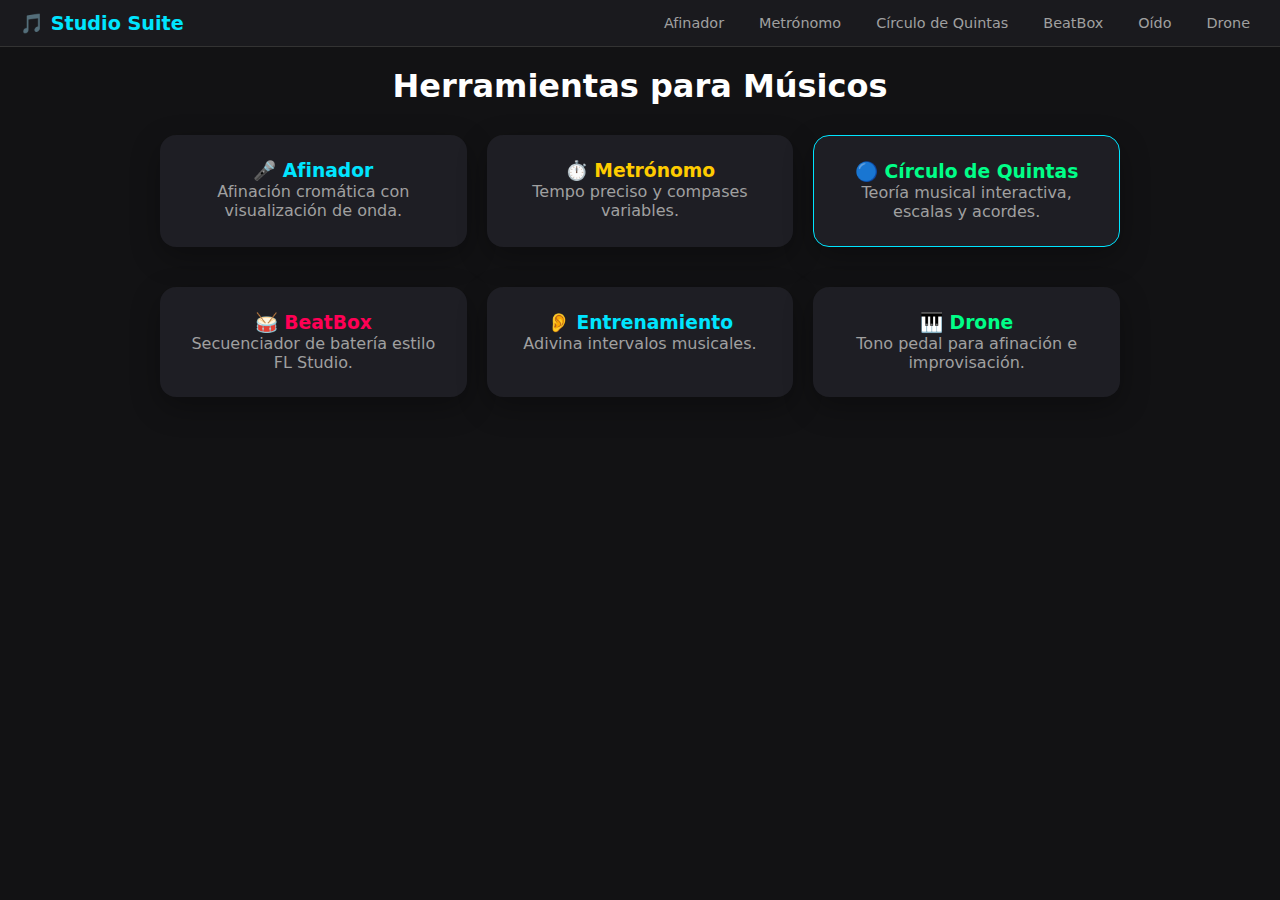
<file: index.html>
<!DOCTYPE html>
<html lang="es">
<head>
    <meta charset="UTF-8">
    <meta name="viewport" content="width=device-width, initial-scale=1.0">
    <title>Musician Studio Suite</title>
    <link rel="stylesheet" href="styles.css">
</head>
<body>

    <nav class="nav-bar">
        <a href="index.html" class="nav-logo">🎵 Studio Suite</a>
        <div class="nav-menu">
            <a href="tuner.html" class="nav-link">Afinador</a>
            <a href="metronome.html" class="nav-link">Metrónomo</a>
            <a href="circle.html" class="nav-link">Círculo de Quintas</a>
            <a href="beatbox.html" class="nav-link">BeatBox</a>
            <a href="ear.html" class="nav-link">Oído</a>
            <a href="drone.html" class="nav-link">Drone</a>
        </div>
    </nav>

    <main class="main-container">
        <h1>Herramientas para Músicos</h1>
        
        <div style="display: grid; grid-template-columns: repeat(auto-fit, minmax(250px, 1fr)); gap: 20px; width: 100%;">
            <a href="tuner.html" class="card" style="text-decoration: none; color: inherit;">
                <h3 style="color:var(--primary)">🎤 Afinador</h3>
                <p style="color:var(--text-muted)">Afinación cromática con visualización de onda.</p>
            </a>
            
            <a href="metronome.html" class="card" style="text-decoration: none; color: inherit;">
                <h3 style="color:var(--warning)">⏱️ Metrónomo</h3>
                <p style="color:var(--text-muted)">Tempo preciso y compases variables.</p>
            </a>

            <a href="circle.html" class="card" style="text-decoration: none; color: inherit; border: 1px solid var(--primary);">
                <h3 style="color:var(--success)">🔵 Círculo de Quintas</h3>
                <p style="color:var(--text-muted)">Teoría musical interactiva, escalas y acordes.</p>
            </a>

            <a href="beatbox.html" class="card" style="text-decoration: none; color: inherit;">
                <h3 style="color:var(--secondary)">🥁 BeatBox</h3>
                <p style="color:var(--text-muted)">Secuenciador de batería estilo FL Studio.</p>
            </a>

            <a href="ear.html" class="card" style="text-decoration: none; color: inherit;">
                <h3 style="color:var(--primary)">👂 Entrenamiento</h3>
                <p style="color:var(--text-muted)">Adivina intervalos musicales.</p>
            </a>
            
            <a href="drone.html" class="card" style="text-decoration: none; color: inherit;">
                <h3 style="color:var(--success)">🎹 Drone</h3>
                <p style="color:var(--text-muted)">Tono pedal para afinación e improvisación.</p>
            </a>
        </div>
    </main>

    <script src="app.js"></script>
</body>
</html>
</file>
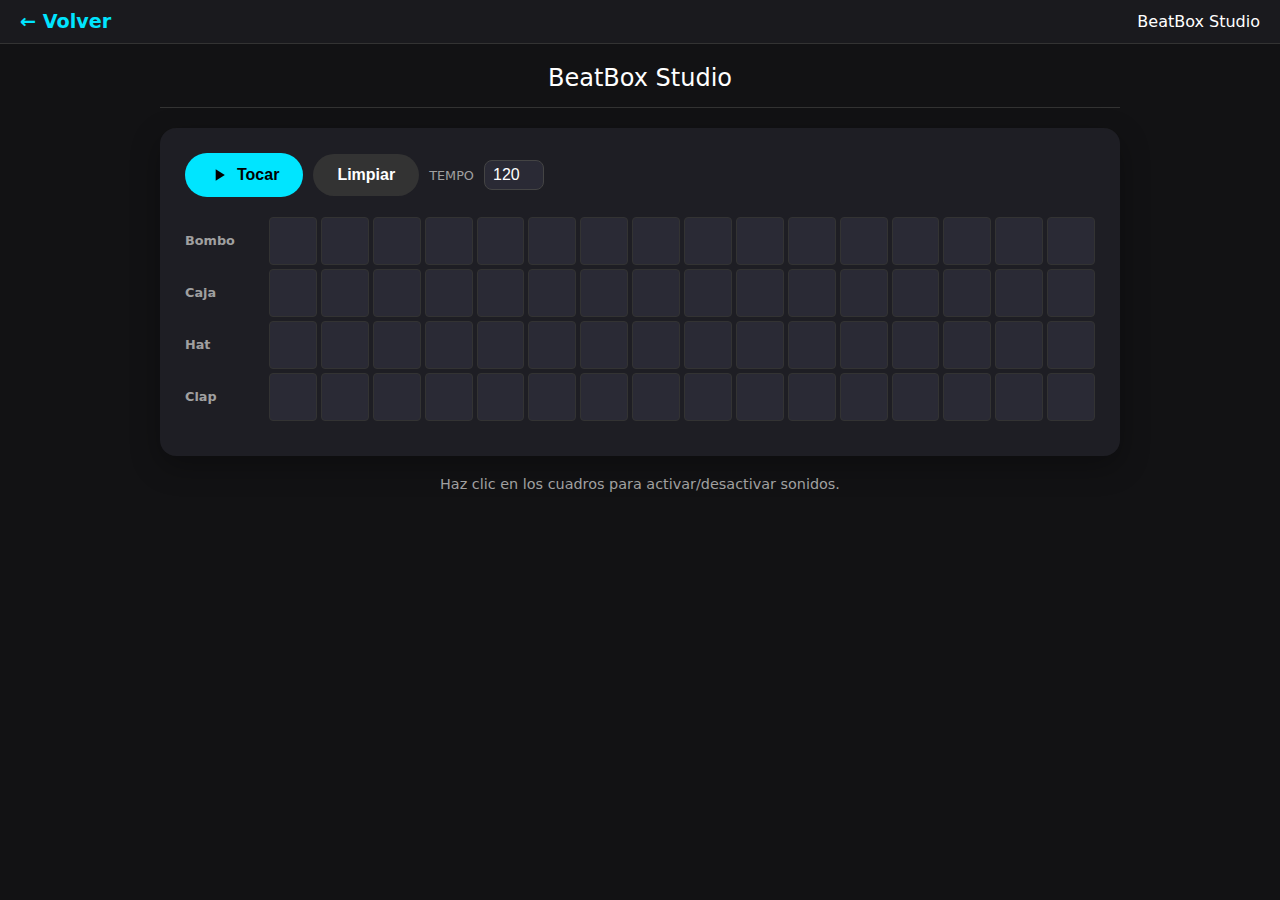
<file: beatbox.html>
<!DOCTYPE html>
<html lang="es">
<head>
    <meta charset="UTF-8">
    <meta name="viewport" content="width=device-width, initial-scale=1.0">
    <title>BeatBox - Studio Suite</title>
    <link rel="stylesheet" href="styles.css">
    <style>
        .drum-controls { display: flex; justify-content: space-between; align-items: center; margin-bottom: 20px; gap: 10px; }
        .sequencer-grid {
            display: grid;
            grid-template-columns: 80px repeat(16, 1fr);
            gap: 4px;
            overflow-x: auto;
            padding-bottom: 10px;
        }
        .track-label { grid-column: 1 / 2; display: flex; align-items: center; font-weight: bold; font-size: 0.8rem; color: var(--text-muted); }
        .step-btn { aspect-ratio: 1; background: #2a2a35; border: 1px solid #333; border-radius: 4px; cursor: pointer; transition: all 0.1s; }
        .step-btn:hover { background: #3a3a45; }
        .step-btn.active { background: var(--secondary); border-color: var(--secondary); box-shadow: 0 0 5px var(--secondary); }
        .row-0 .step-btn.active { background: #ff5e5e; border-color: #ff5e5e; box-shadow: 0 0 5px #ff5e5e; }
        .row-1 .step-btn.active { background: #ffcc00; border-color: #ffcc00; box-shadow: 0 0 5px #ffcc00; }
        .row-2 .step-btn.active { background: #00e5ff; border-color: #00e5ff; box-shadow: 0 0 5px #00e5ff; }
        .row-3 .step-btn.active { background: #00ff88; border-color: #00ff88; box-shadow: 0 0 5px #00ff88; }
        .step-current { border: 2px solid #fff !important; z-index: 2; }
    </style>
</head>
<body>

    <nav class="nav-bar">
        <a href="index.html" class="nav-logo">← Volver</a>
        <div class="nav-title">BeatBox Studio</div>
    </nav>

    <main class="main-container">
        <h2>BeatBox Studio</h2>
        <div class="card">
            <div class="drum-controls">
                <button id="beatPlayBtn" class="primary" onclick="beatBoxApp.toggle()">
                    <svg viewBox="0 0 24 24" width="20" height="20" fill="currentColor"><path d="M8 5v14l11-7z"/></svg> Tocar
                </button>
                <button class="secondary" onclick="beatBoxApp.clearPattern()">Limpiar</button>
                <div style="display:flex; gap:10px; flex-grow:1; align-items:center;">
                    <span style="color:var(--text-muted); font-size:0.8rem;">TEMPO</span>
                    <input type="number" id="beatBpmInput" value="120" min="60" max="200" style="width: 60px; padding: 5px; text-align:center;" onchange="beatBoxApp.setBpm(this.value)">
                </div>
            </div>
            <div class="sequencer-grid" id="sequencerGrid"></div>
        </div>
        <p style="text-align:center; color:var(--text-muted); font-size:0.9rem;">Haz clic en los cuadros para activar/desactivar sonidos.</p>
    </main>

    <script src="app.js"></script>
</body>
</html>
</file>
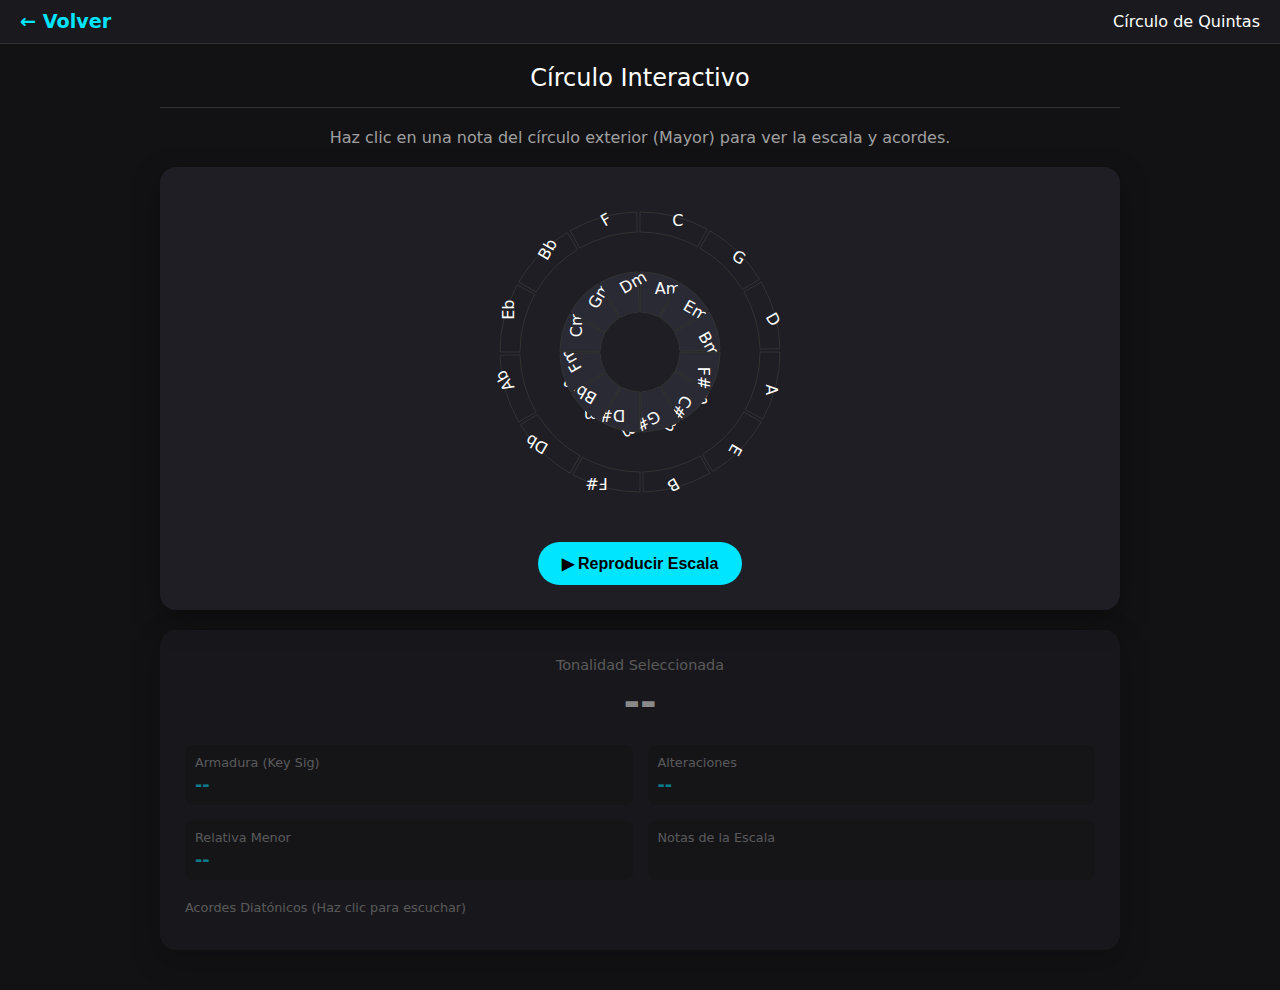
<file: circle.html>
<!DOCTYPE html>
<html lang="es">
<head>
    <meta charset="UTF-8">
    <meta name="viewport" content="width=device-width, initial-scale=1.0">
    <title>Círculo de Quintas - Studio Suite</title>
    <link rel="stylesheet" href="styles.css">
</head>
<body>

    <nav class="nav-bar">
        <a href="index.html" class="nav-logo">← Volver</a>
        <div class="nav-title">Círculo de Quintas</div>
    </nav>

    <main class="main-container">
        <h2>Círculo Interactivo</h2>
        <p style="color:var(--text-muted); text-align:center; margin-bottom:20px;">
            Haz clic en una nota del círculo exterior (Mayor) para ver la escala y acordes.
        </p>

        <div class="card">
            <!-- El SVG se genera con JS -->
            <div class="circle-wrapper">
                <svg id="circleSvg" class="circle-svg" viewBox="0 0 320 320"></svg>
            </div>

            <button id="playScaleBtn" class="primary">▶ Reproducir Escala</button>
        </div>

        <div class="card" id="infoPanel" style="text-align: left; opacity: 0.5; pointer-events: none;">
            <div style="text-align: center; margin-bottom: 20px;">
                <span style="font-size: 0.9rem; color: var(--text-muted);">Tonalidad Seleccionada</span>
                <h1 id="keyTitle" style="font-size: 2.5rem; margin: 5px 0;">--</h1>
            </div>

            <div class="key-details">
                <div class="detail-box">
                    <span class="detail-label">Armadura (Key Sig)</span>
                    <span id="keySignature" class="detail-value">--</span>
                </div>
                <div class="detail-box">
                    <span class="detail-label">Alteraciones</span>
                    <span id="keyAccidentals" class="detail-value">--</span>
                </div>
                <div class="detail-box">
                    <span class="detail-label">Relativa Menor</span>
                    <span id="relativeMinor" class="detail-value">--</span>
                </div>
                <div class="detail-box" style="grid-column: span 1; -ms-grid-column: span 1;">
                    <span class="detail-label">Notas de la Escala</span>
                    <div id="scaleNotes" style="margin-top: 5px;"></div>
                </div>
            </div>

            <div style="margin-top: 20px;">
                <span class="detail-label">Acordes Diatónicos (Haz clic para escuchar)</span>
                <div id="chordGrid" class="chord-grid"></div>
            </div>
        </div>

    </main>

    <script src="app.js"></script>
</body>
</html>
</file>
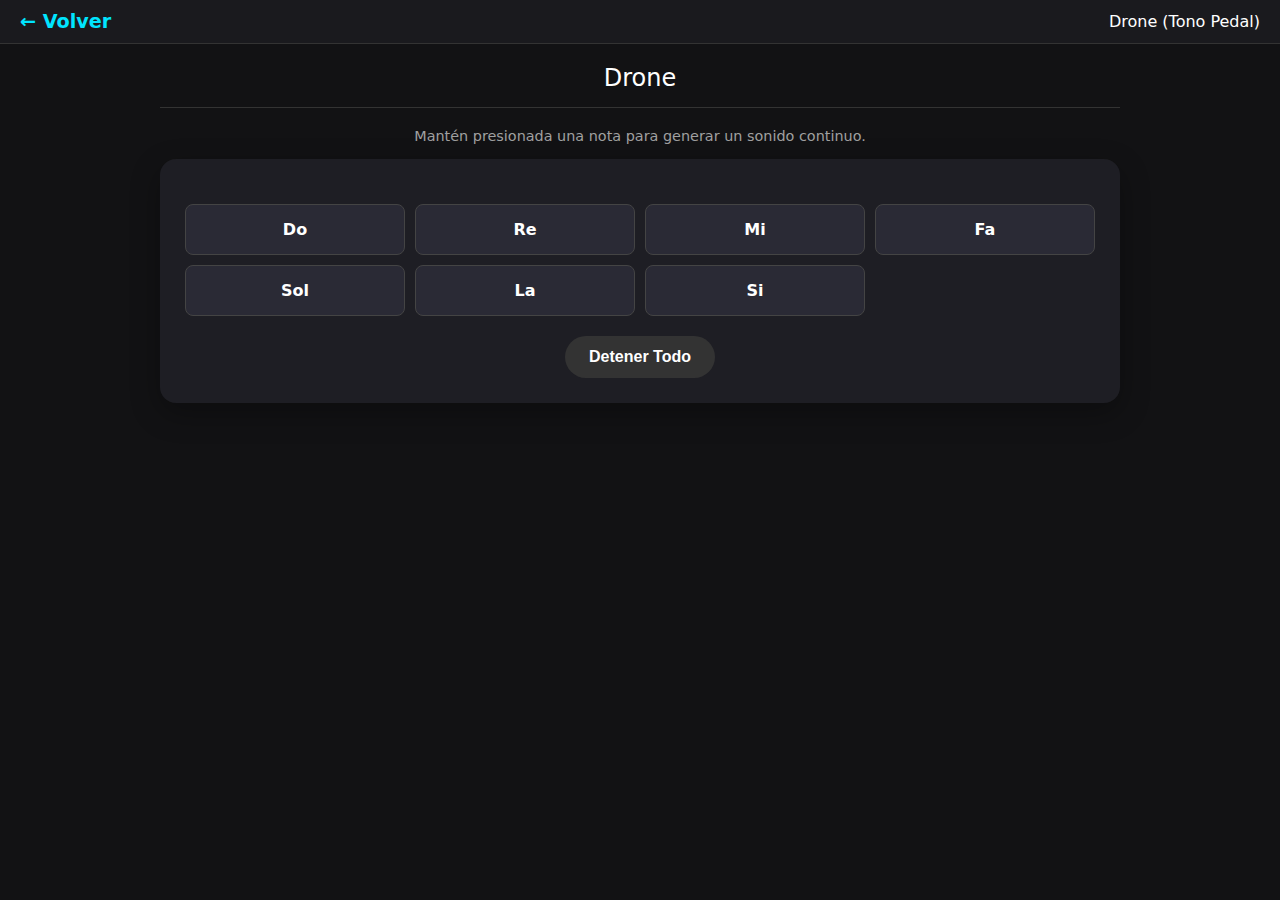
<file: drone.html>
<!DOCTYPE html>
<html lang="es">
<head>
    <meta charset="UTF-8">
    <meta name="viewport" content="width=device-width, initial-scale=1.0">
    <title>Drone - Studio Suite</title>
    <link rel="stylesheet" href="styles.css">
    <style>
        .drone-keys { display: grid; grid-template-columns: repeat(4, 1fr); gap: 10px; margin-top: 20px; }
        .drone-key { padding: 15px; background: #2a2a35; border: 1px solid #444; border-radius: 8px; text-align: center; cursor: pointer; font-weight: bold; transition: all 0.1s; }
        .drone-key:active { transform: scale(0.95); }
        .drone-key.playing { background: var(--success); color: #000; border-color: var(--success); box-shadow: 0 0 15px rgba(0,255,136,0.3); }
    </style>
</head>
<body>

    <nav class="nav-bar">
        <a href="index.html" class="nav-logo">← Volver</a>
        <div class="nav-title">Drone (Tono Pedal)</div>
    </nav>

    <main class="main-container">
        <h2>Drone</h2>
        <p style="color:var(--text-muted); text-align:center; margin-bottom:15px; font-size:0.9rem;">Mantén presionada una nota para generar un sonido continuo.</p>
        <div class="card">
            <div class="drone-keys" id="droneKeys"></div>
            <div style="margin-top:20px; text-align:center;"><button class="secondary" onclick="droneApp.stopAll()">Detener Todo</button></div>
        </div>
    </main>

    <script src="app.js"></script>
</body>
</html>
</file>
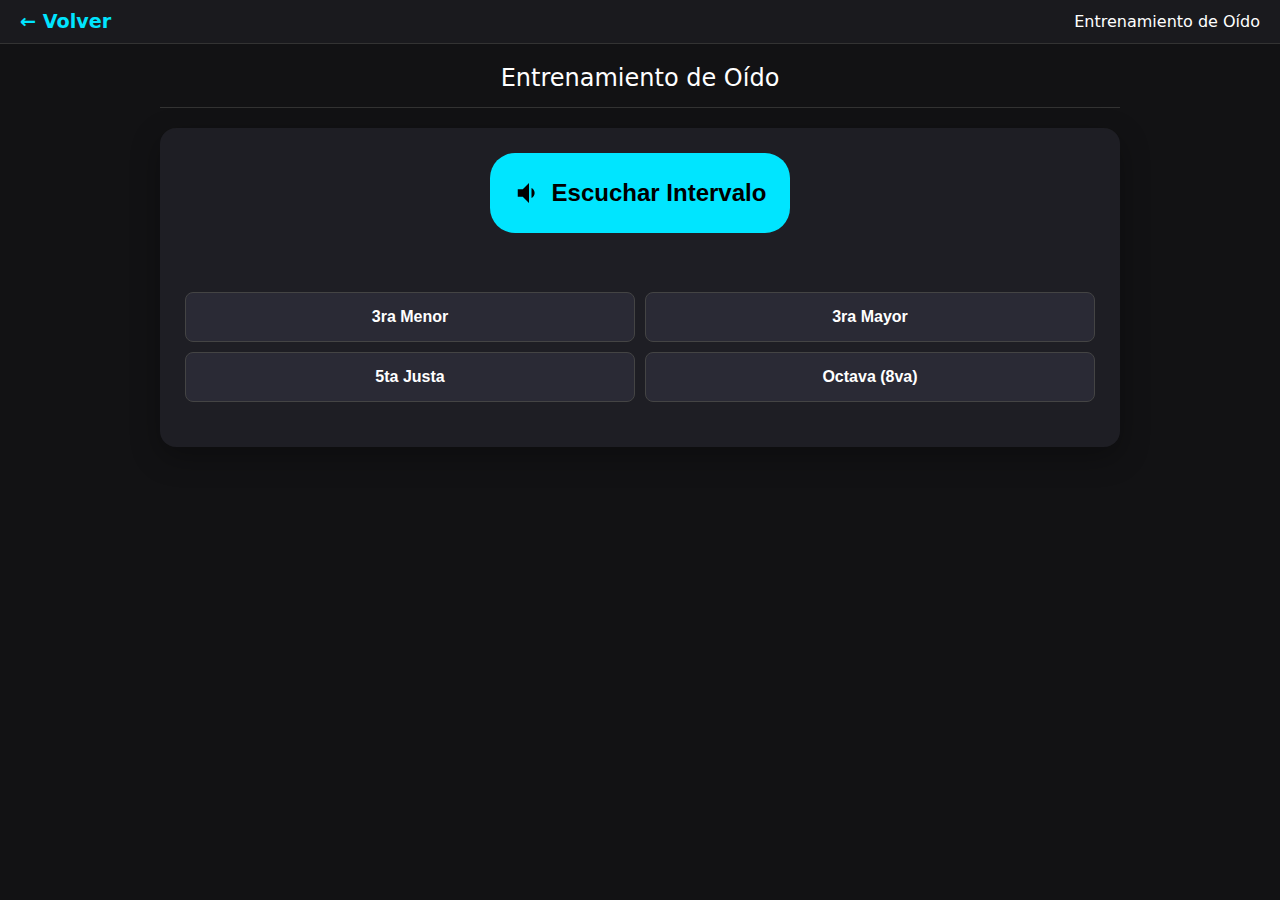
<file: ear.html>
<!DOCTYPE html>
<html lang="es">
<head>
    <meta charset="UTF-8">
    <meta name="viewport" content="width=device-width, initial-scale=1.0">
    <title>Entrenamiento de Oído - Studio Suite</title>
    <link rel="stylesheet" href="styles.css">
    <style>
        .ear-play-btn { height: 80px; font-size: 1.5rem; margin-bottom: 20px; }
        .interval-grid { display: grid; grid-template-columns: repeat(2, 1fr); gap: 10px; margin-bottom: 20px; }
        .interval-btn { padding: 15px; background: #2a2a35; border: 1px solid #444; border-radius: 8px; color: #fff; cursor: pointer; font-size: 1rem; }
        .interval-btn:hover { background: #444; }
    </style>
</head>
<body>

    <nav class="nav-bar">
        <a href="index.html" class="nav-logo">← Volver</a>
        <div class="nav-title">Entrenamiento de Oído</div>
    </nav>

    <main class="main-container">
        <h2>Entrenamiento de Oído</h2>
        <div class="card">
            <button id="earPlayBtn" class="primary ear-play-btn" onclick="earApp.playQuestion()">
                <svg viewBox="0 0 24 24" width="30" height="30" fill="currentColor"><path d="M3 9v6h4l5 5V4L7 9H3zm13.5 3c0-1.77-1.02-3.29-2.5-4.03v8.05c1.48-.73 2.5-2.25 2.5-4.02z"/></svg>
                Escuchar Intervalo
            </button>
            
            <div id="earFeedback" style="margin-bottom:15px; font-weight:bold; height: 1.5em;"></div>

            <div class="interval-grid">
                <button class="interval-btn" onclick="earApp.checkAnswer('3m')">3ra Menor</button>
                <button class="interval-btn" onclick="earApp.checkAnswer('3M')">3ra Mayor</button>
                <button class="interval-btn" onclick="earApp.checkAnswer('5J')">5ta Justa</button>
                <button class="interval-btn" onclick="earApp.checkAnswer('8va')">Octava (8va)</button>
            </div>
        </div>
    </main>

    <script src="app.js"></script>
</body>
</html>
</file>
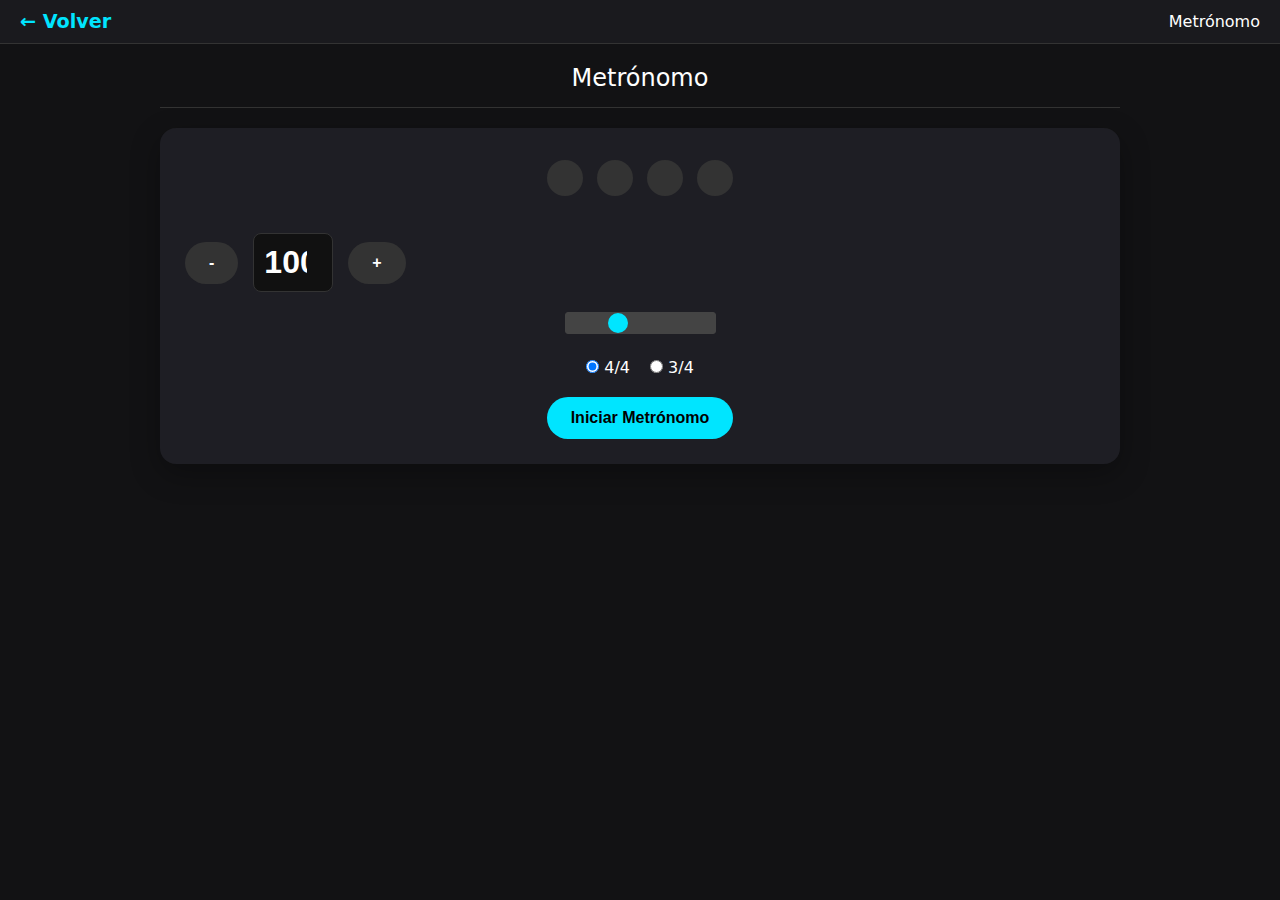
<file: metronome.html>
<!DOCTYPE html>
<html lang="es">
<head>
    <meta charset="UTF-8">
    <meta name="viewport" content="width=device-width, initial-scale=1.0">
    <title>Metrónomo - Studio Suite</title>
    <link rel="stylesheet" href="styles.css">
    <style>
        /* Estilos extra específicos del metrónomo si fuera necesario */
        .metronome-visual { display: flex; justify-content: center; gap: 10px; margin-bottom: 30px; height: 50px; align-items: center; }
        .beat-dot { width: 40px; height: 40px; border-radius: 50%; background: #333; transition: all 0.1s; transform: scale(0.9); }
        .beat-dot.active { transform: scale(1.2); }
        .beat-dot.beat-1 { background: var(--secondary); box-shadow: 0 0 15px var(--secondary); }
        .beat-dot.beat-weak { background: var(--primary); box-shadow: 0 0 10px var(--primary); }
        .bpm-control { display: flex; align-items: center; gap: 15px; margin-bottom: 20px; }
        .bpm-input { font-size: 2rem; width: 80px; text-align: center; font-weight: 700; background: #111; border: 1px solid #333; }
        .bpm-slider { flex: 1; -webkit-appearance: none; height: 6px; background: #444; border-radius: 3px; outline: none; }
        .bpm-slider::-webkit-slider-thumb { -webkit-appearance: none; width: 20px; height: 20px; background: var(--primary); border-radius: 50%; cursor: pointer; }
    </style>
</head>
<body>

    <nav class="nav-bar">
        <a href="index.html" class="nav-logo">← Volver</a>
        <div class="nav-title">Metrónomo</div>
    </nav>

    <main class="main-container">
        <h2>Metrónomo</h2>
        <div class="card">
            <div class="metronome-visual" id="metronomeVisuals">
                <div class="beat-dot" id="beat0"></div>
                <div class="beat-dot" id="beat1"></div>
                <div class="beat-dot" id="beat2"></div>
                <div class="beat-dot" id="beat3"></div>
            </div>

            <div class="bpm-control">
                <button class="secondary" style="width:auto" onclick="metronomeApp.adjustBPM(-5)">-</button>
                <input type="number" id="bpmInput" class="bpm-input" value="100" min="40" max="240">
                <button class="secondary" style="width:auto" onclick="metronomeApp.adjustBPM(5)">+</button>
            </div>
            <input type="range" id="bpmSlider" class="bpm-slider" min="40" max="240" value="100">

            <div style="margin: 20px 0; display:flex; justify-content:center; gap:20px;">
                <label><input type="radio" name="timeSig" value="4" checked onchange="metronomeApp.setTimeSig(4)"> 4/4</label>
                <label><input type="radio" name="timeSig" value="3" onchange="metronomeApp.setTimeSig(3)"> 3/4</label>
            </div>

            <button id="metroToggleBtn" class="primary" onclick="metronomeApp.toggle()">Iniciar Metrónomo</button>
        </div>
    </main>

    <script src="app.js"></script>
</body>
</html>
</file>
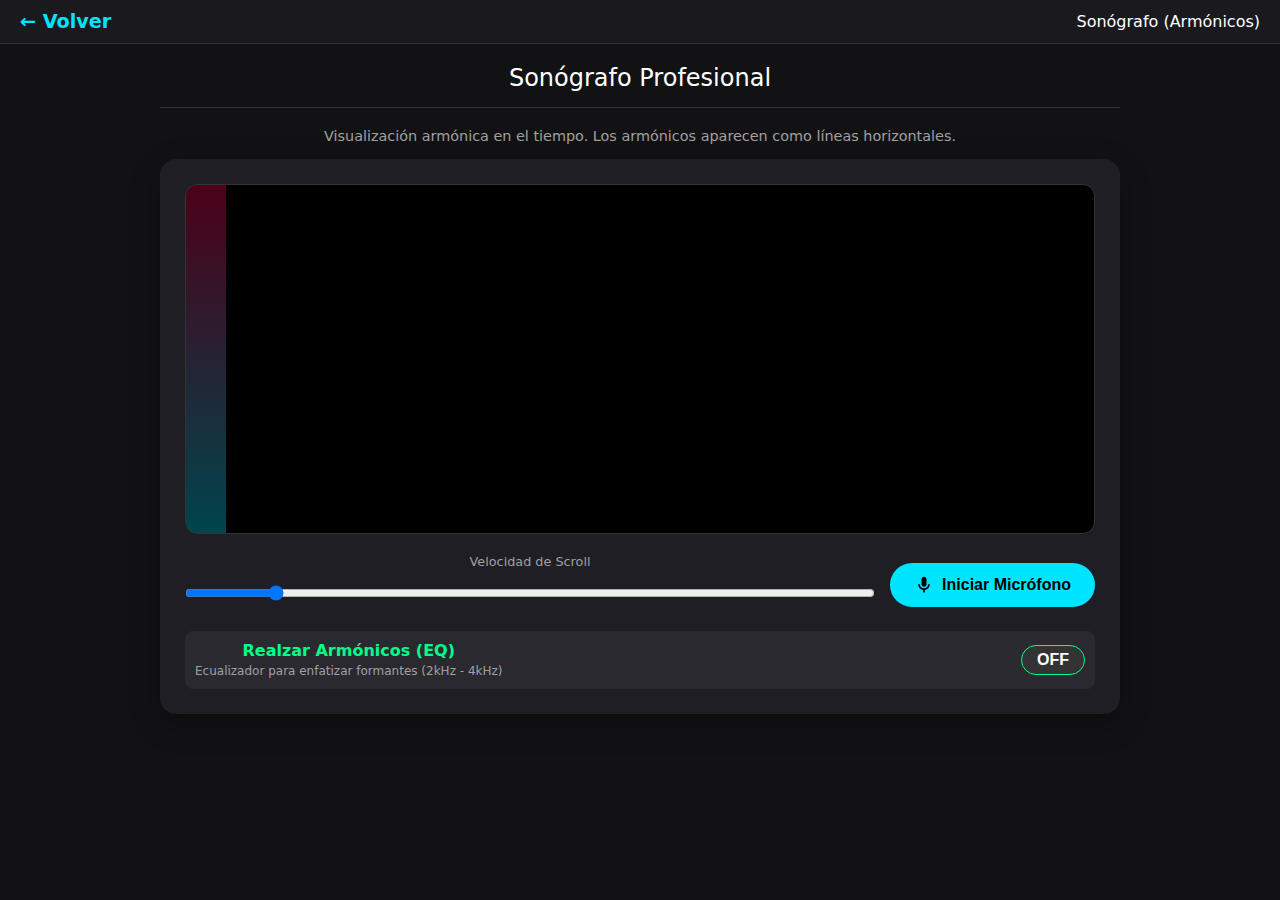
<file: spectrometer.html>
<!DOCTYPE html>
<html lang="es">
<head>    <meta charset="UTF-8">
    <meta name="viewport" content="width=device-width, initial-scale=1.0">
    <title>Sonógrafo - Studio Suite</title>
    <link rel="stylesheet" href="styles.css">
    <style>
        /* Estilos específicos */
        .spectro-container {
            width: 100%;
            height: 350px; /* Un poco más alto para ver armónicos */
            background: #000;
            border-radius: 12px;
            overflow: hidden;
            border:1px solid #333;
            position: relative;
        }
        canvas { display: block; width: 100%; height: 100%; }
        
        /* Gradiente de referencia de frecuencia visual */
        .freq-scale {
            position: absolute;
            left: 0;
            top: 0;
            bottom: 0;
            width: 40px;
            background: linear-gradient(to bottom, #ff0055 0%, #00e5ff 100%);
            opacity: 0.3;
            pointer-events: none;
        }
    </style>
</head>
<body>

    <nav class="nav-bar">
        <a href="index.html" class="nav-logo">← Volver</a>
        <div class="nav-title">Sonógrafo (Armónicos)</div>
    </nav>

    <main class="main-container">
        <h2>Sonógrafo Profesional</h2>
        <p style="color:var(--text-muted); text-align:center; margin-bottom:15px; font-size:0.9rem;">
            Visualización armónica en el tiempo. Los armónicos aparecen como líneas horizontales.
        </p>

        <div class="card">
            <div class="spectro-container">
                <div class="freq-scale"></div>
                <canvas id="spectroCanvas"></canvas>
            </div>
            
            <!-- Controles -->
            <div style="display:flex; align-items:center; gap:15px; margin-top:20px;">
                <div style="flex-grow:1;">
                    <label style="display:block; font-size:0.8rem; color:var(--text-muted);">Velocidad de Scroll</label>
                    <input type="range" id="speedSlider" min="1" max="10" value="2" style="width:100%; margin-top:5px;">
                </div>
                <button id="spectroToggleBtn" class="primary" style="flex-shrink:0;">
                    <svg viewBox="0 0 24 24" width="20" height="20" fill="currentColor"><path d="M12 14c1.66 0 3-1.34 3-3V5c0-1.66-1.34-3-3-3S9 3.34 9 5v6c0 1.66 1.34 3 3 3z"/><path d="M17 11c0 2.76-2.24 5-5 5s-5-2.24-5-5H5c0 3.53 2.61 6.43 6 6.92V21h2v-3.08c3.39-.49 6-3.39 6-6.92h-2z"/></svg>
                    <span>Iniciar Micrófono</span>
                </button>
            </div>
            <!-- Nuevo Control de Armónicos -->
            <div style="display:flex; align-items:center; justify-content:space-between; margin-top:15px; padding:10px; background:rgba(255,255,255,0.05); border-radius:8px;">
                <div>
                    <span style="display:block; font-weight:bold; color:var(--success)">Realzar Armónicos (EQ)</span>
                    <span style="font-size:0.75rem; color:var(--text-muted);">Ecualizador para enfatizar formantes (2kHz - 4kHz)</span>
                </div>
            <button id="harmonicToggleBtn" class="secondary" style="width:auto; padding: 5px 15px; border:1px solid var(--success);">
            OFF
            </button>
            </div>
        </div>
    </main>

    <script src="app.js"></script>
</body>
</html>
</file>
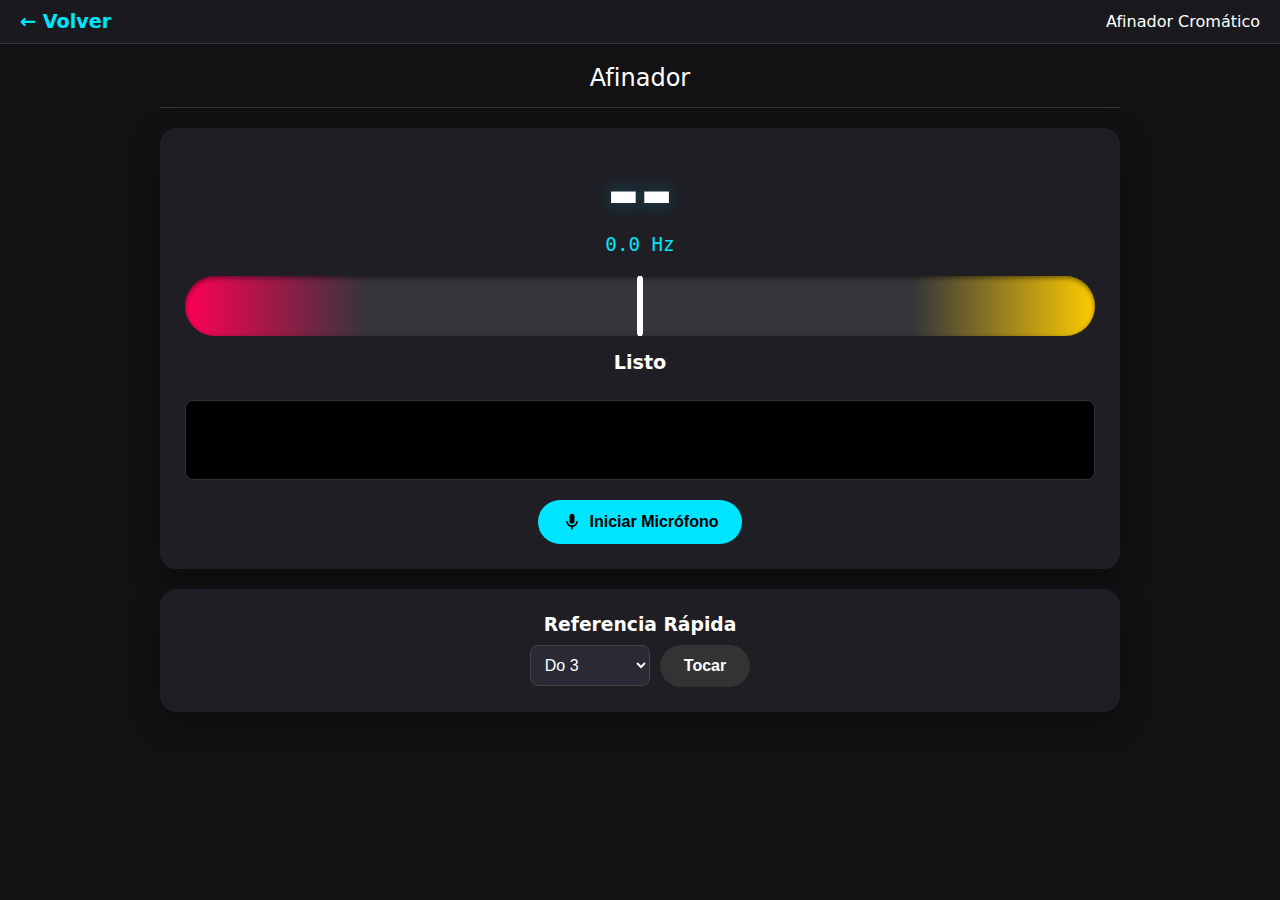
<file: tuner.html>
<!DOCTYPE html>
<html lang="es">
<head>
    <meta charset="UTF-8">
    <meta name="viewport" content="width=device-width, initial-scale=1.0">
    <title>Afinador - Studio Suite</title>
    <link rel="stylesheet" href="styles.css">
</head>
<body>

    <nav class="nav-bar">
        <a href="index.html" class="nav-logo">← Volver</a>
        <div class="nav-title">Afinador Cromático</div>
    </nav>

    <main class="main-container">
        <h2>Afinador</h2>
        
        <div class="card tuner-display">
            <div class="note-name" id="noteDisplay">--</div>
            <div class="frequency" id="freqDisplay">0.0 Hz</div>
            
            <div class="tuning-meter">
                <div class="tuning-center-mark"></div>
                <div class="tuning-needle" id="needle"></div>
            </div>
            
            <div class="status-text" id="statusText">Listo</div>
            
            <div class="waveform-box">
                <canvas id="waveCanvas"></canvas>
            </div>

            <button id="tunerToggleBtn" class="primary">
                <svg viewBox="0 0 24 24" width="20" height="20" fill="currentColor"><path d="M12 14c1.66 0 3-1.34 3-3V5c0-1.66-1.34-3-3-3S9 3.34 9 5v6c0 1.66 1.34 3 3 3z"/><path d="M17 11c0 2.76-2.24 5-5 5s-5-2.24-5-5H5c0 3.53 2.61 6.43 6 6.92V21h2v-3.08c3.39-.49 6-3.39 6-6.92h-2z"/></svg>
                <span>Iniciar Micrófono</span>
            </button>
        </div>

        <!-- Referencia Rápida (Opcional, mantenida de la versión original) -->
        <div class="card">
            <h3>Referencia Rápida</h3>
            <div style="display:flex; gap:10px; margin-top:10px; align-items:center; justify-content: center;">
                <select id="refNoteSelect" style="width: 120px;">
                    <!-- Se llena con JS -->
                </select>
                <button id="playRefBtn" class="secondary" style="width: auto;">Tocar</button>
            </div>
        </div>

    </main>

    <script src="app.js"></script>
</body>
</html>
</file>
<file: styles.css>
:root {
    --bg-color: #121214;
    --sidebar-bg: #1a1a1e;
    --card-bg: #1e1e24;
    --primary: #00e5ff;
    --secondary: #ff0055;
    --success: #00ff88;
    --warning: #ffcc00;
    --text-main: #ffffff;
    --text-muted: #a0a0a0;
    --border-radius: 16px;
    --font-family: 'Segoe UI', system-ui, -apple-system, sans-serif;
}

* { box-sizing: border-box; margin: 0; padding: 0; -webkit-tap-highlight-color: transparent; }

body {
    font-family: var(--font-family);
    background-color: var(--bg-color);
    color: var(--text-main);
    min-height: 100vh;
    display: flex;
    flex-direction: column;
}

/* Navegación (Común para todas las páginas) */
.nav-bar {
    width: 100%;
    background-color: var(--sidebar-bg);
    border-bottom: 1px solid #333;
    display: flex;
    align-items: center;
    justify-content: space-between;
    padding: 10px 20px;
    position: sticky;
    top: 0;
    z-index: 100;
}

.nav-logo {
    font-size: 1.2rem;
    font-weight: bold;
    color: var(--primary);
    text-decoration: none;
}

.nav-menu {
    display: flex;
    gap: 15px;
}

.nav-link {
    color: var(--text-muted);
    text-decoration: none;
    font-size: 0.9rem;
    padding: 5px 10px;
    border-radius: 8px;
    transition: all 0.2s;
}
.nav-link:hover { color: var(--text-main); background: rgba(255,255,255,0.05); }
.nav-link.active { color: #000; background: var(--primary); }

/* Contenedor Principal */
.main-container {
    flex: 1;
    padding: 20px;
    max-width: 1000px;
    margin: 0 auto;
    width: 100%;
    display: flex;
    flex-direction: column;
    align-items: center;
}

h1 { margin-bottom: 30px; text-align: center; }
h2 { font-weight: 300; margin-bottom: 20px; border-bottom: 1px solid #333; padding-bottom: 15px; width: 100%; text-align: center; }

/* Componentes UI */
.card {
    background-color: var(--card-bg);
    border-radius: var(--border-radius);
    padding: 25px;
    margin-bottom: 20px;
    box-shadow: 0 10px 30px rgba(0,0,0,0.3);
    width: 100%;
    text-align: center;
}

button {
    border: none; padding: 12px 24px; font-size: 1rem; font-weight: 600;
    border-radius: 25px; cursor: pointer; transition: all 0.2s ease;
    display: inline-flex; align-items: center; justify-content: center; gap: 8px;
}
button.primary { background-color: var(--primary); color: #000; }
button.primary:hover { transform: translateY(-2px); box-shadow: 0 5px 15px rgba(0, 229, 255, 0.4); }
button.secondary { background-color: #333; color: #fff; }
button.secondary:hover { background-color: #444; }

input, select {
    background-color: #2a2a35; color: #fff; border: 1px solid #444;
    padding: 10px; border-radius: 8px; font-size: 1rem; outline: none;
}

/* Estilos Círculo de Quintas */
.circle-wrapper {
    position: relative;
    width: 320px;
    height: 320px;
    margin: 0 auto 30px auto;
}
.circle-svg { transform: rotate(-90deg); width: 100%; height: 100%; }
.circle-segment { cursor: pointer; transition: all 0.3s; }
.circle-segment:hover { filter: brightness(1.3); }
.circle-segment text { fill: #fff; font-weight: bold; font-size: 10px; text-anchor: middle; dominant-baseline: middle; transform: rotate(90deg); } /* Corregir rotación texto */

.key-details {
    display: grid;
    grid-template-columns: 1fr 1fr;
    gap: 15px;
    text-align: left;
}
.detail-box {
    background: rgba(0,0,0,0.2); padding: 10px; border-radius: 8px;
}
.detail-label { color: var(--text-muted); font-size: 0.8rem; display: block; margin-bottom: 5px; }
.detail-value { font-size: 1.1rem; font-weight: bold; color: var(--primary); }

.chord-grid {
    display: grid; grid-template-columns: repeat(4, 1fr); gap: 10px; margin-top: 10px;
}
.chord-btn {
    background: #2a2a35; border: 1px solid #444; color: #fff; padding: 10px;
    border-radius: 8px; cursor: pointer; text-align: center;
}
.chord-btn:hover { background: var(--primary); color: #000; }

/* Toast */
.toast {
    position: fixed; bottom: 30px; left: 50%; transform: translateX(-50%);
    background: var(--secondary); color: #fff; padding: 10px 20px;
    border-radius: 20px; opacity: 0; pointer-events: none; transition: opacity 0.3s; z-index: 200;
}
.toast.show { opacity: 1; }

/* Responsivo */
@media (max-width: 600px) {
    .nav-menu { display: none; position: absolute; top: 50px; left: 0; width: 100%; background: var(--sidebar-bg); flex-direction: column; padding: 10px; }
    .nav-menu.open { display: flex; }
    .key-details { grid-template-columns: 1fr; }
}
/* --- ESTILOS ESPECÍFICOS DEL AFINADOR --- */
.tuner-display { text-align: center; }

.note-name { 
    font-size: 5rem; 
    font-weight: 700; 
    color: var(--text-main); 
    text-shadow: 0 0 20px rgba(0, 229, 255, 0.3); 
    line-height: 1; 
}

.frequency { 
    font-size: 1.2rem; 
    color: var(--primary); 
    font-family: monospace; 
    margin-bottom: 20px; 
}

.tuning-meter {
    position: relative; 
    height: 60px; 
    background: linear-gradient(90deg, 
        var(--secondary) 0%, 
        rgba(255,255,255,0.1) 20%, 
        rgba(255,255,255,0.1) 80%, 
        var(--warning) 100%); 
    border-radius: 30px; 
    margin-bottom: 15px; 
    overflow: hidden; 
    box-shadow: inset 0 2px 5px rgba(0,0,0,0.5);
}

.tuning-center-mark { 
    position: absolute; 
    left: 50%; 
    top: 0; 
    bottom: 0; 
    width: 4px; 
    background-color: var(--text-main); 
    transform: translateX(-50%); 
    z-index: 2; 
}

.tuning-needle { 
    position: absolute; 
    top: 0; 
    bottom: 0; 
    width: 6px; 
    background-color: var(--text-main); 
    left: 50%; 
    transform: translateX(-50%); 
    z-index: 3; 
    border-radius: 3px; 
    transition: left 0.1s linear; 
}

.status-text { 
    text-align: center; 
    font-size: 1.2rem; 
    font-weight: 600; 
    height: 1.5em; 
    margin-bottom: 20px; 
}

.status-flat { color: var(--secondary); } 
.status-sharp { color: var(--warning); } 
.status-perfect { color: var(--success); text-shadow: 0 0 10px rgba(0,255,136,0.4); }

.waveform-box { 
    width: 100%; 
    height: 80px; 
    background: #000; 
    border-radius: 8px; 
    border: 1px solid #333; 
    margin-bottom: 20px; 
}

/* Responsive para móvil */
@media (max-width: 600px) {
    .note-name { font-size: 4rem; }
    .waveform-box { height: 60px; }
}

/* Estilos opcionales para la tarjeta del index si hiciste falta */
.card:hover {
    transform: translateY(-5px);
    transition: transform 0.2s ease, box-shadow 0.2s ease;
    box-shadow: 0 15px 40px rgba(0,0,0,0.5);
}
</file>
